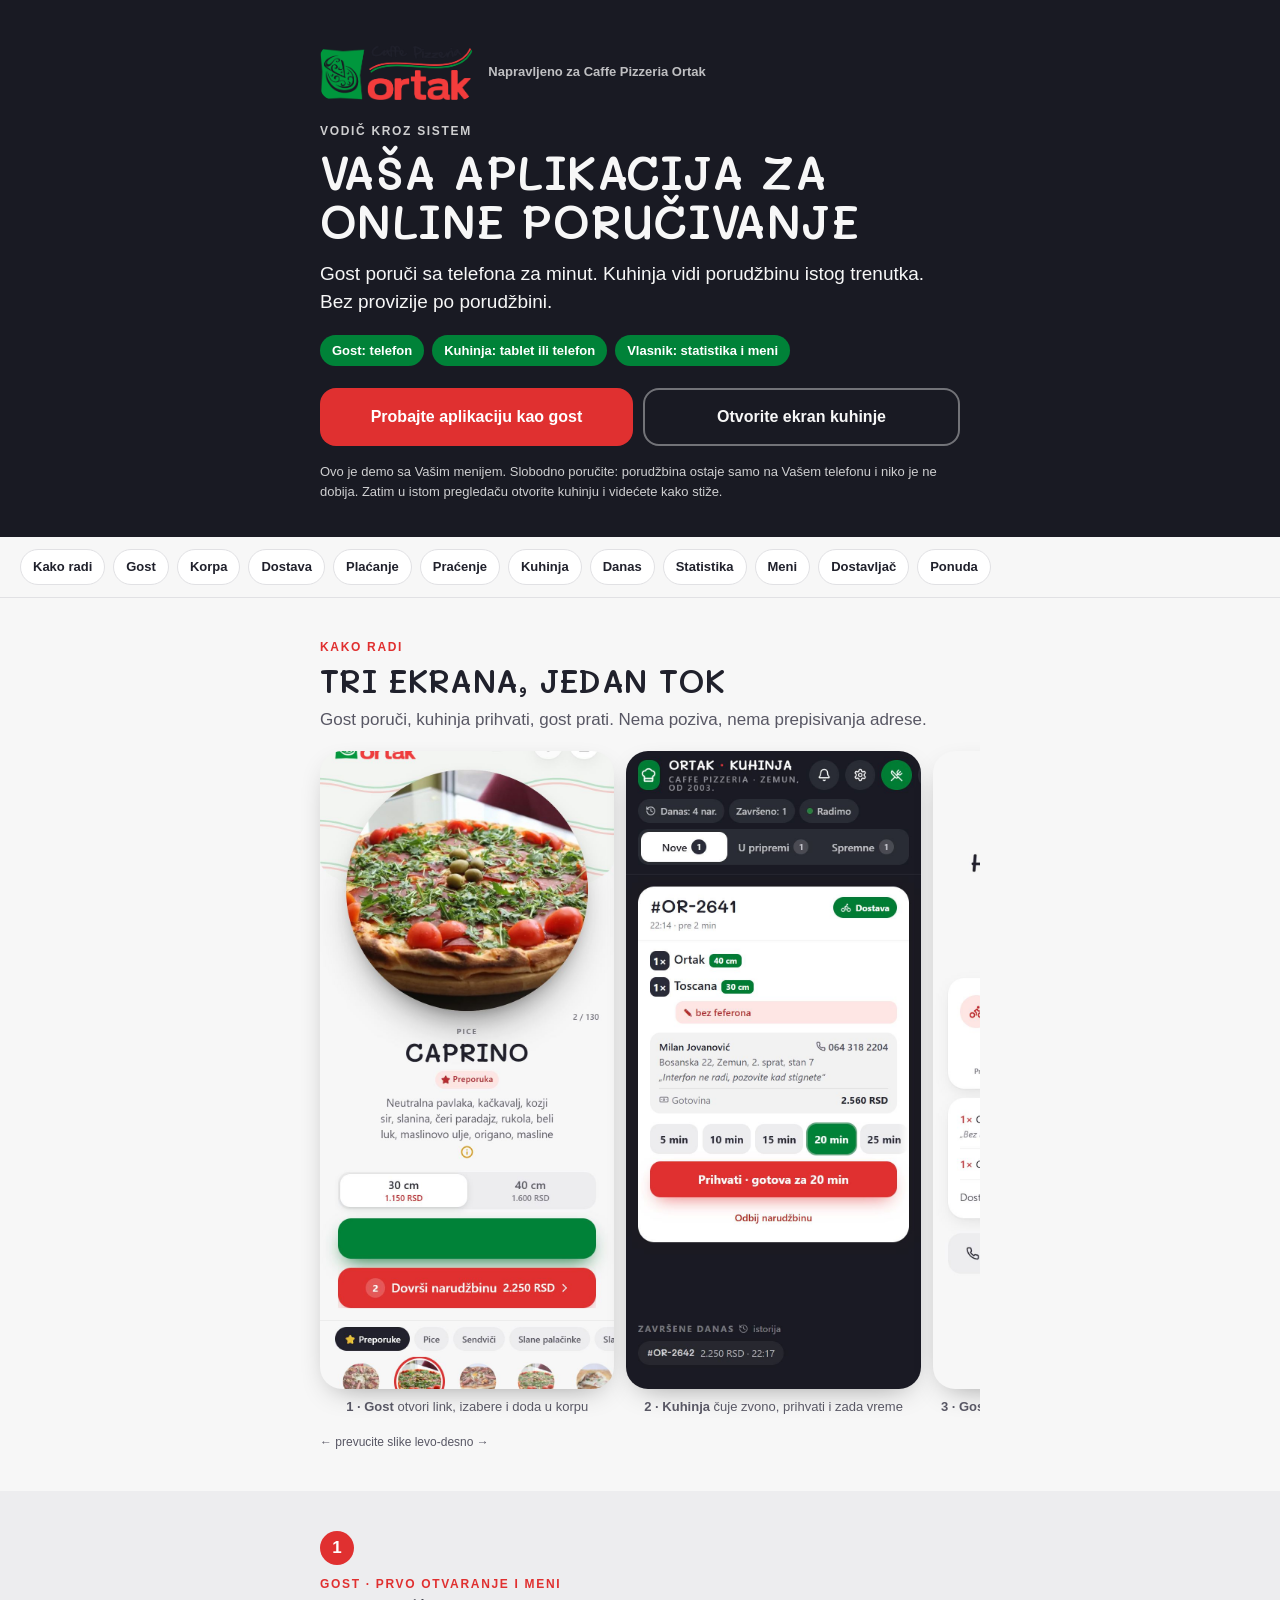
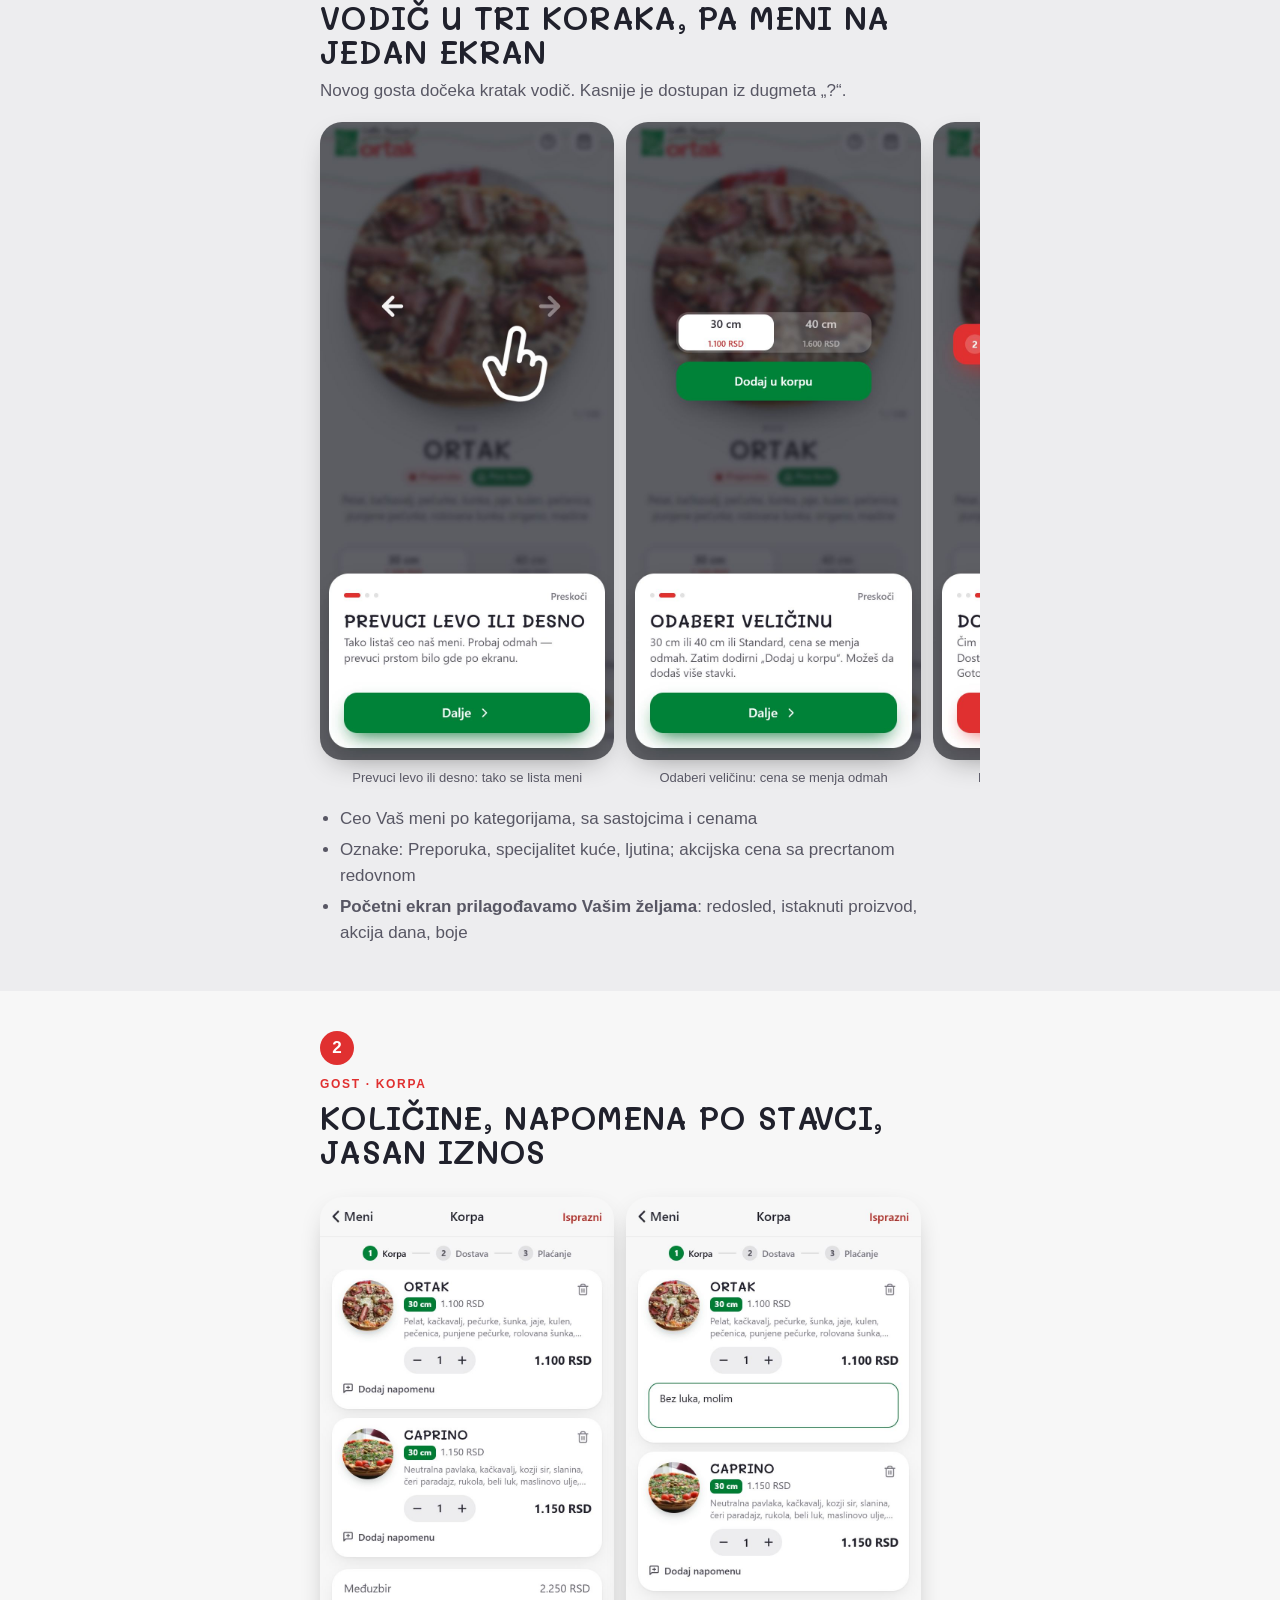
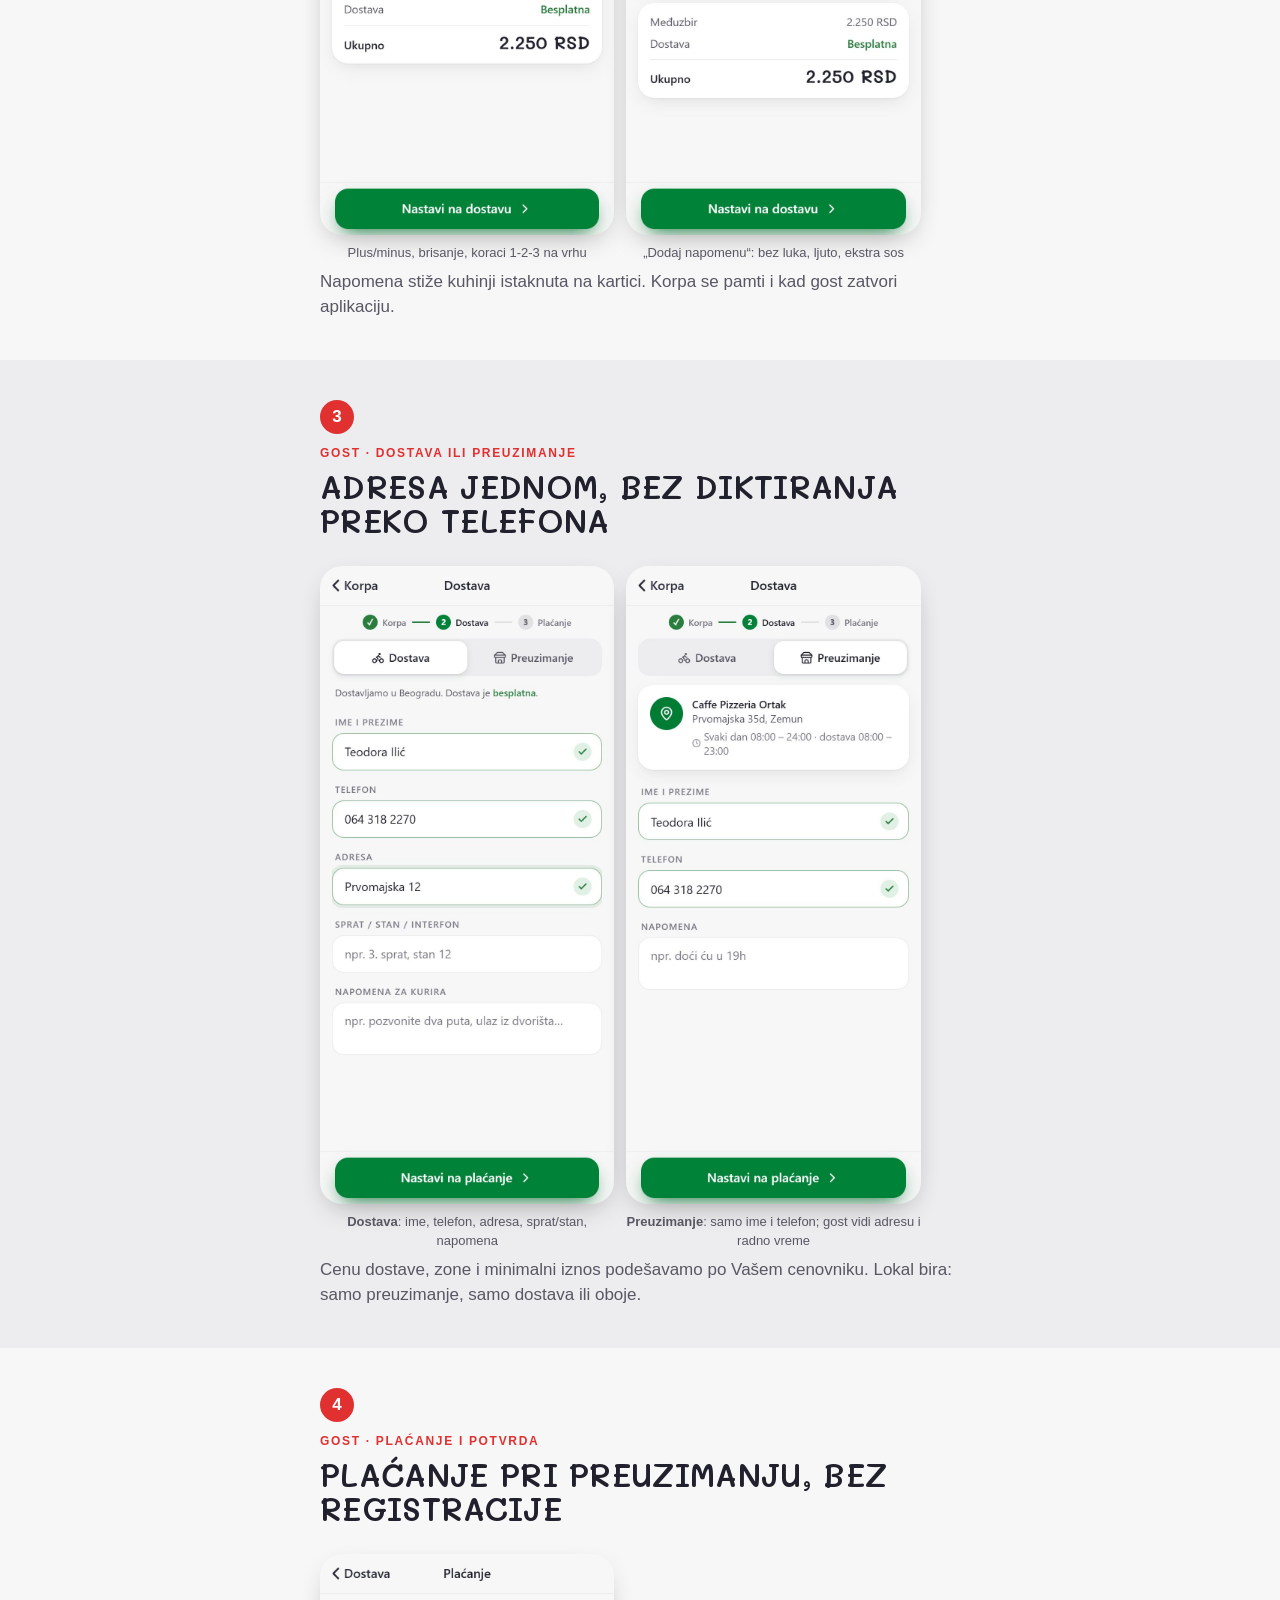
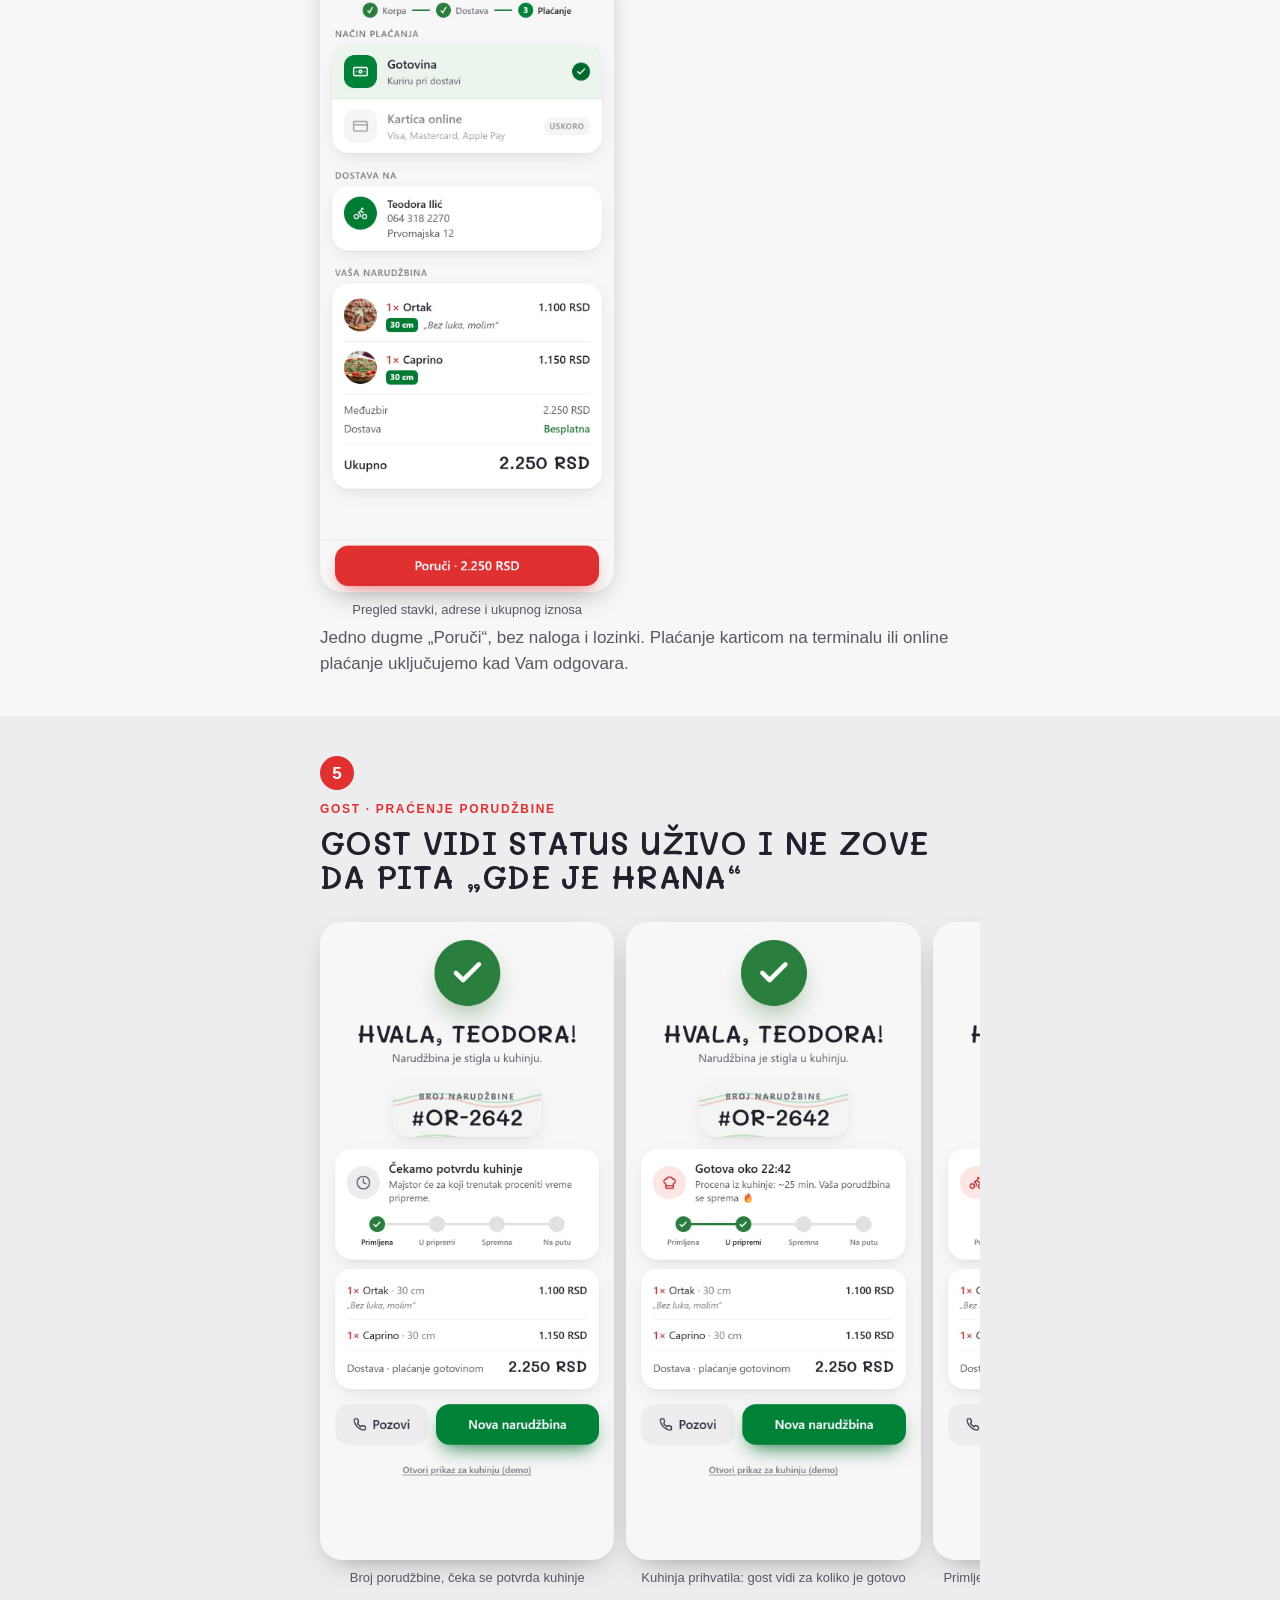
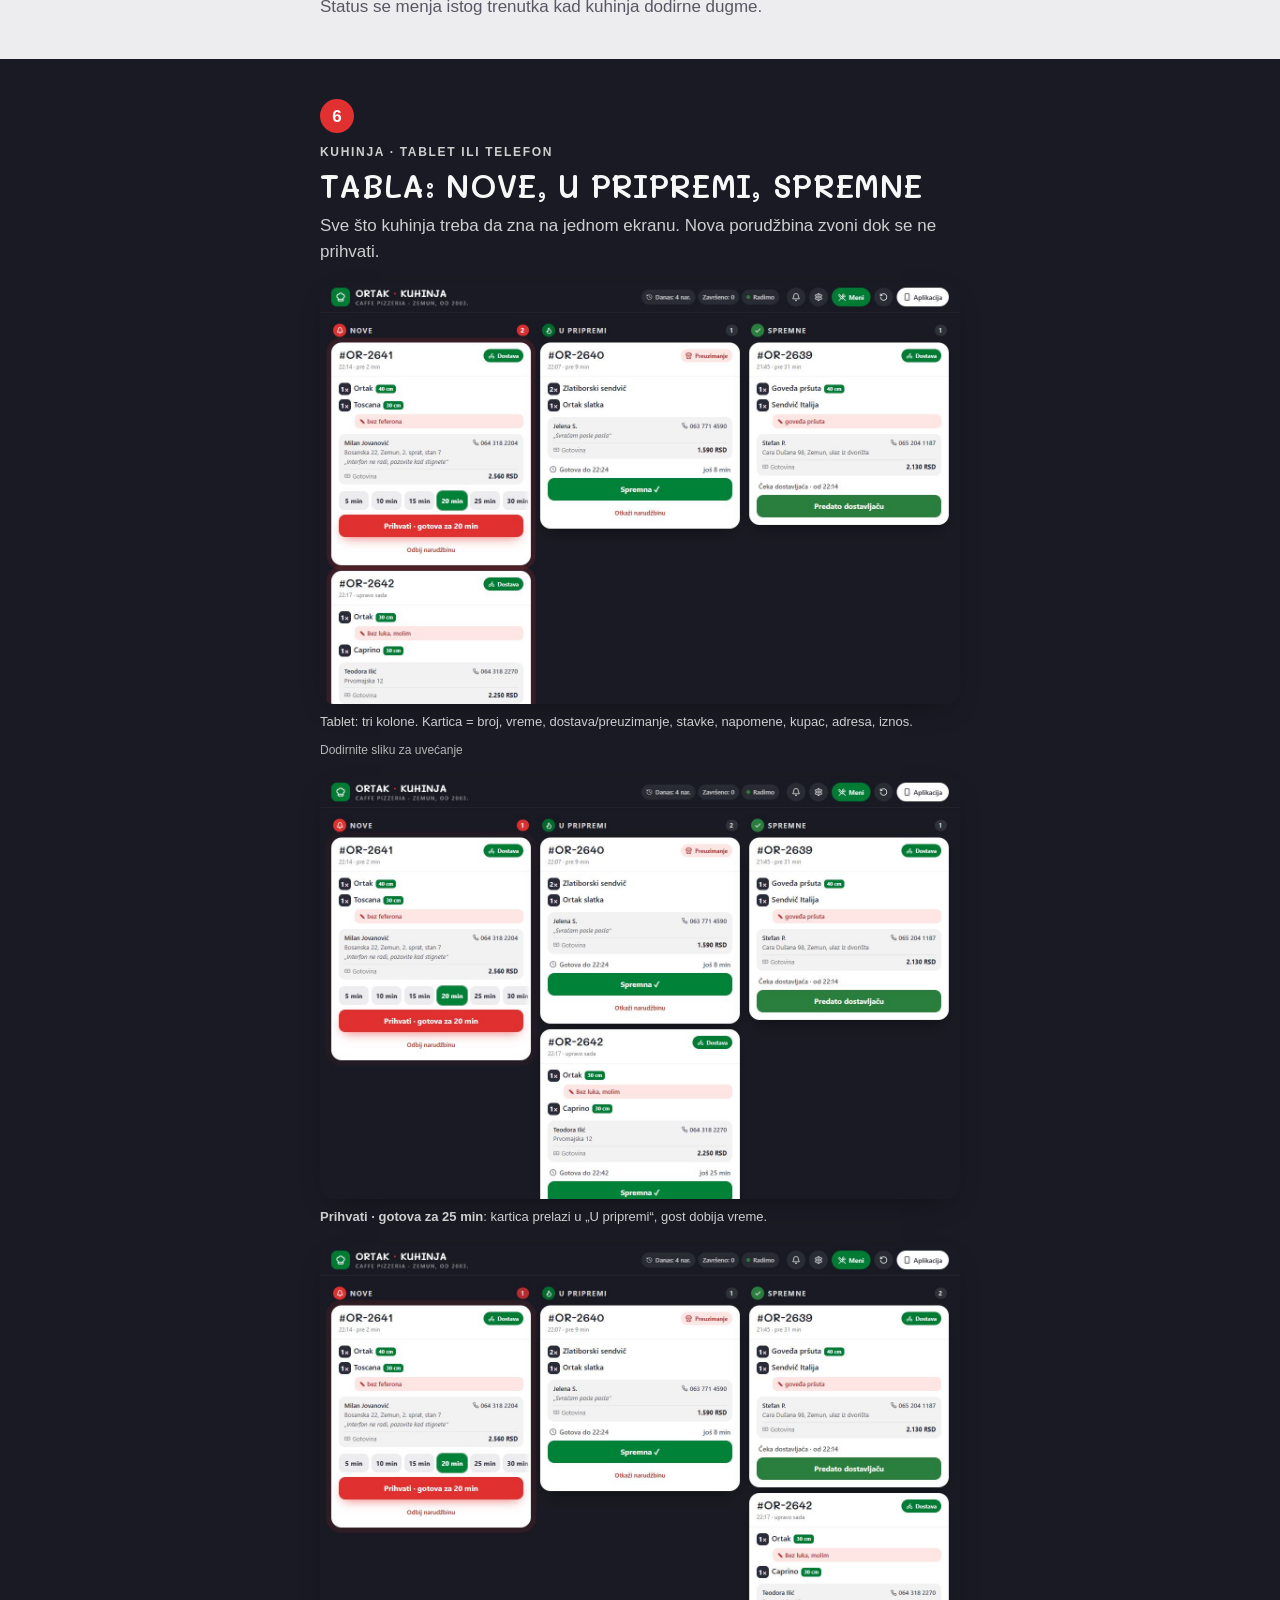
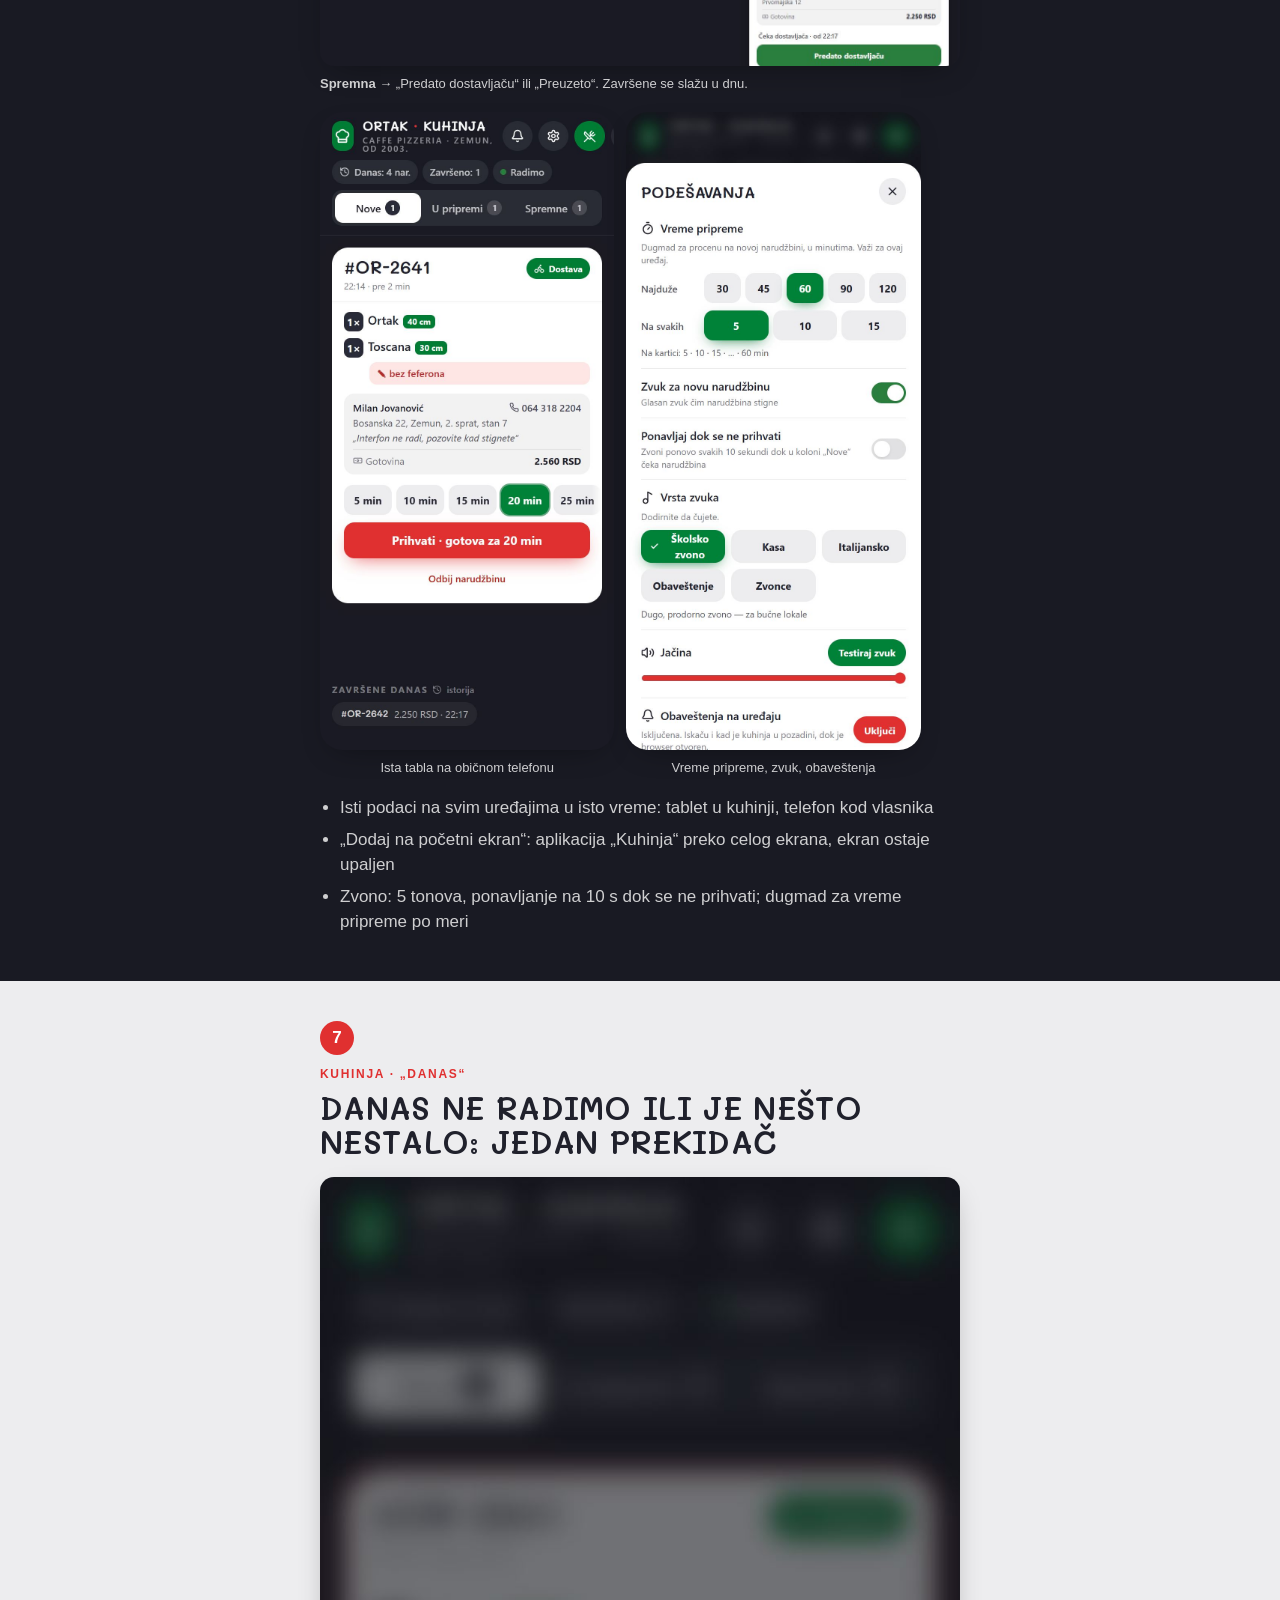
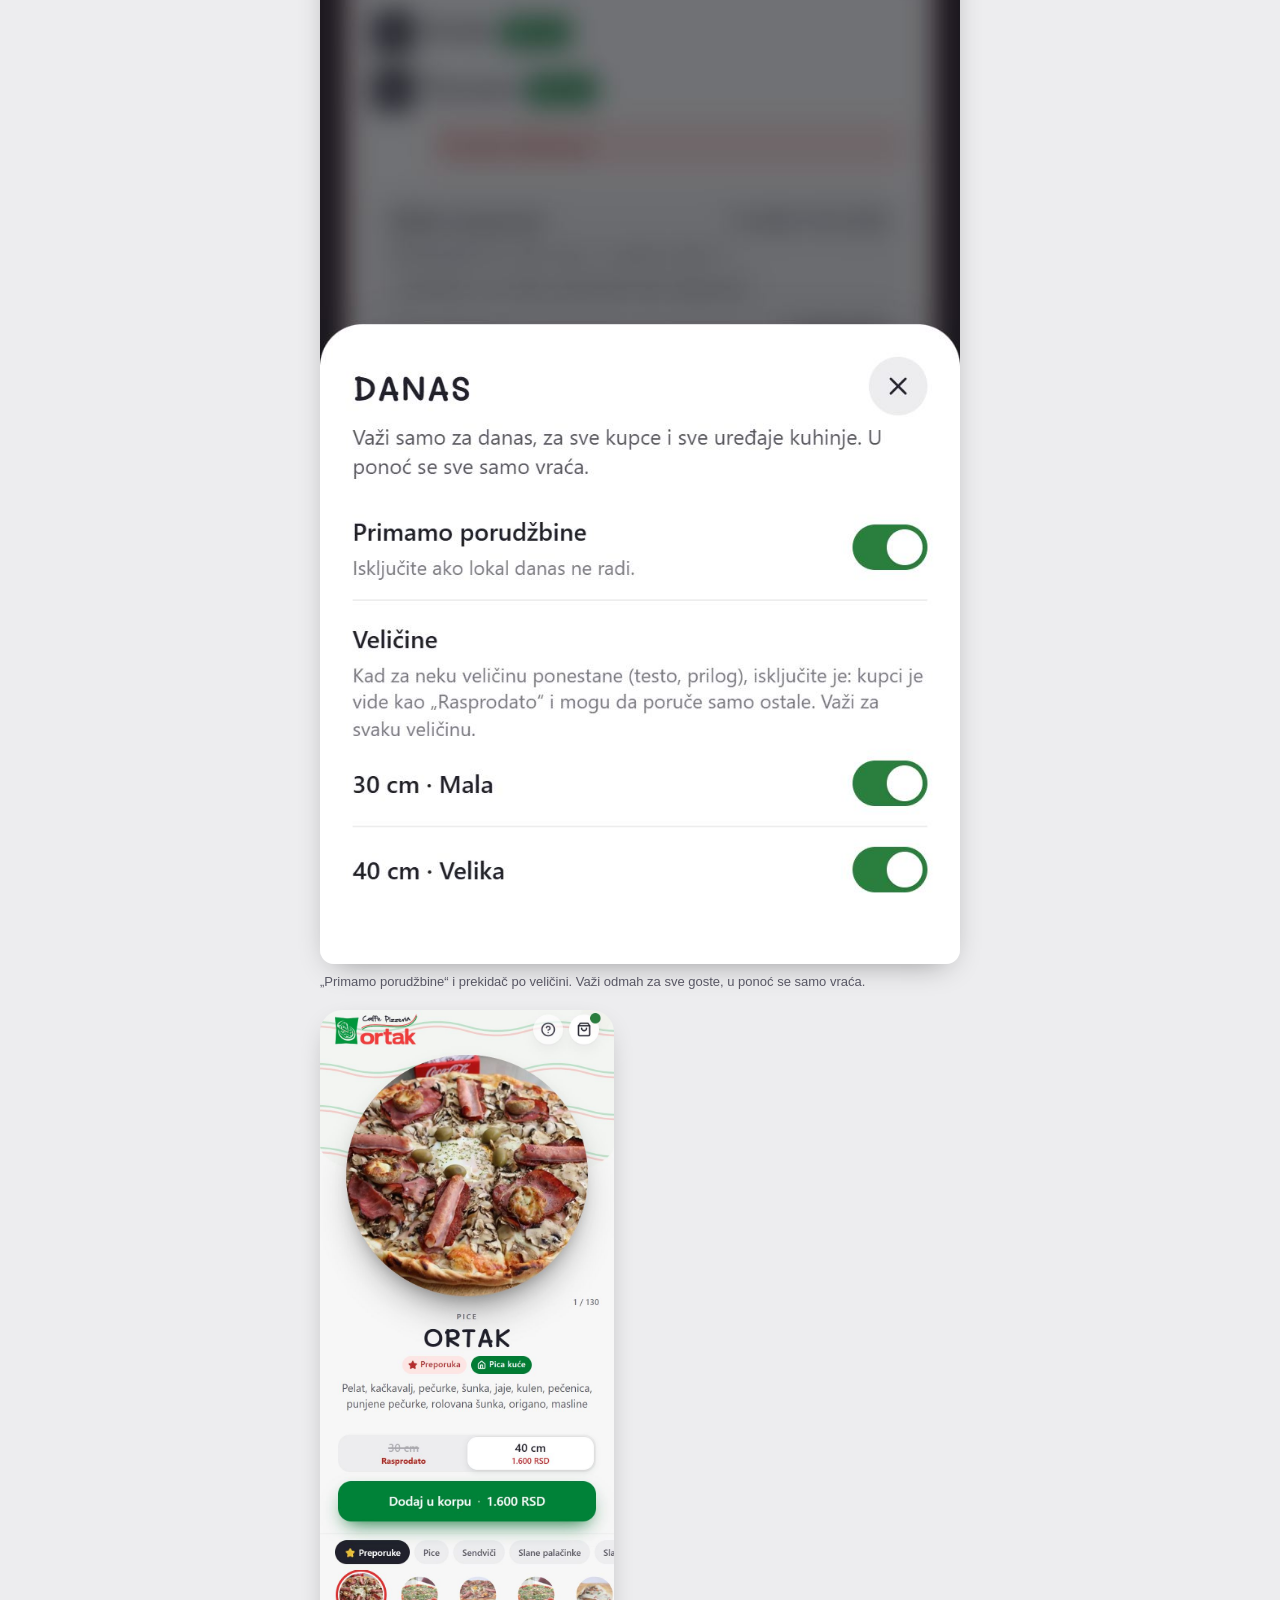
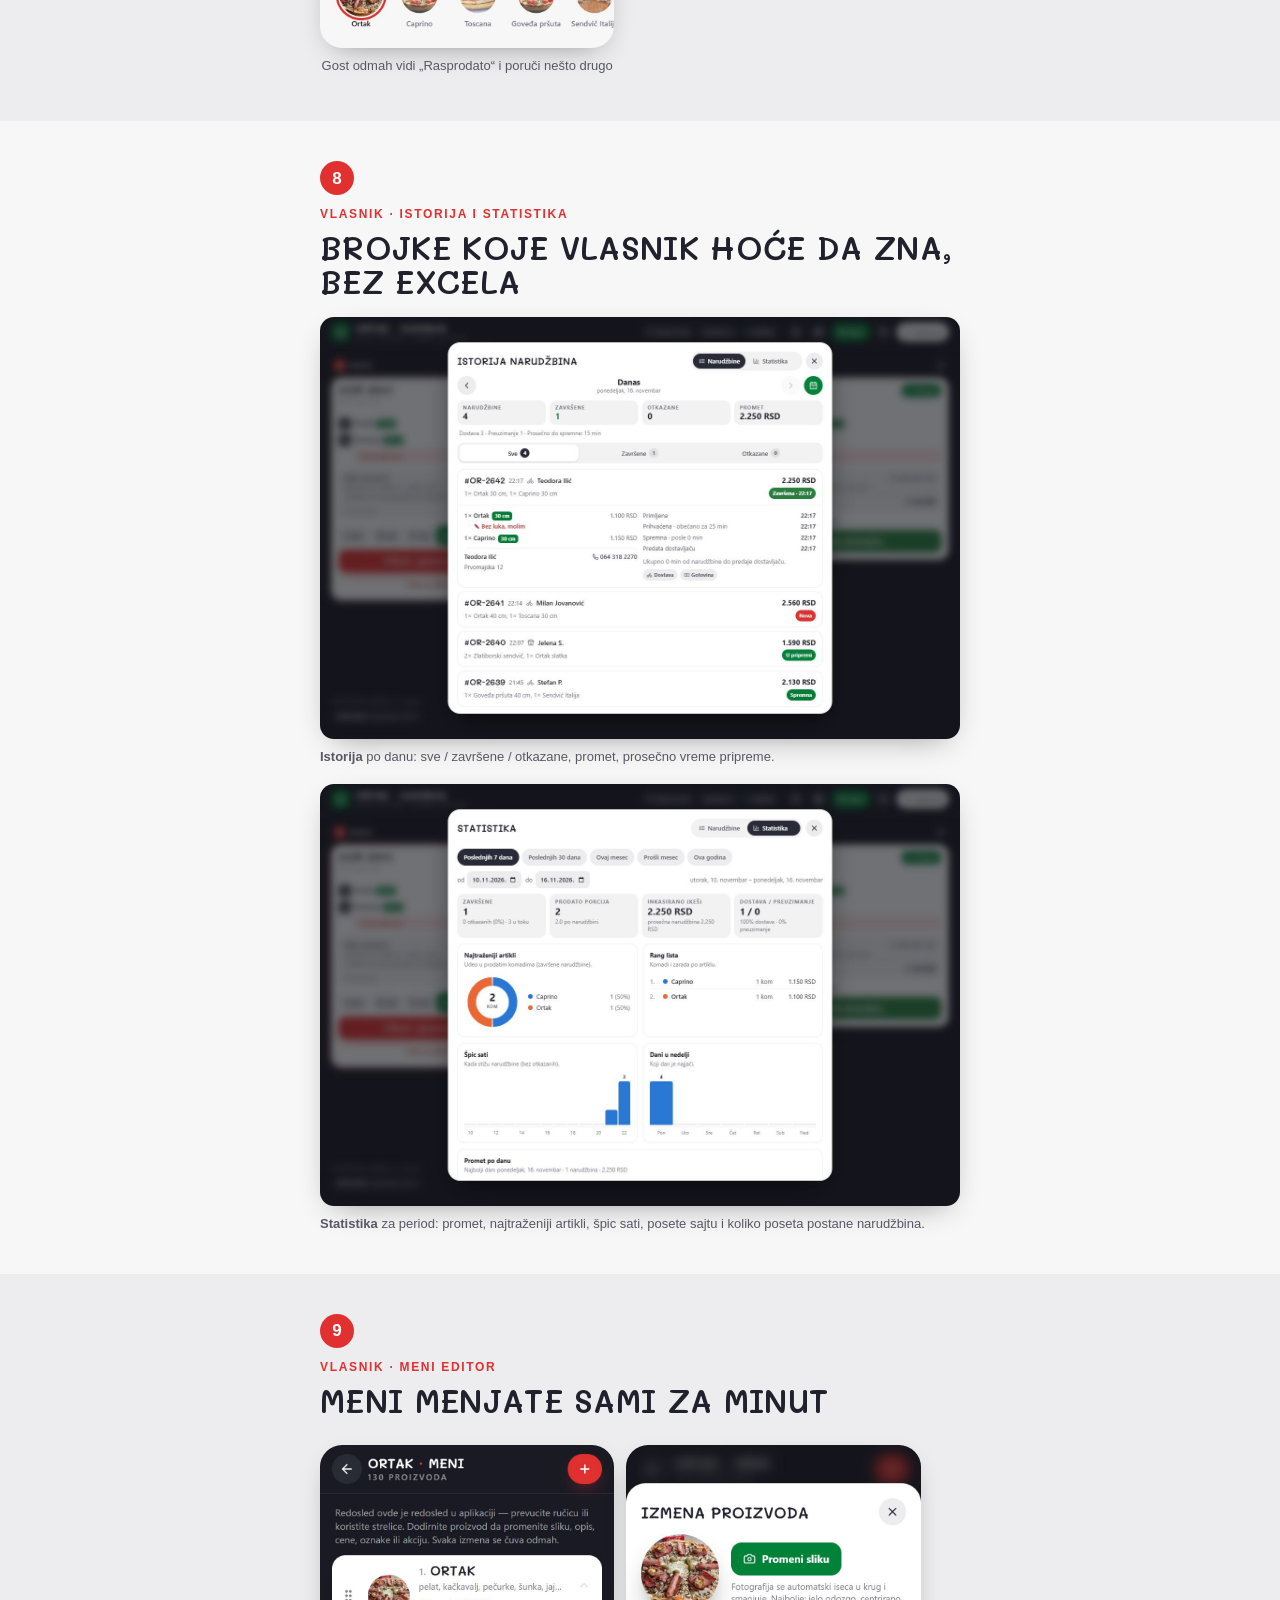
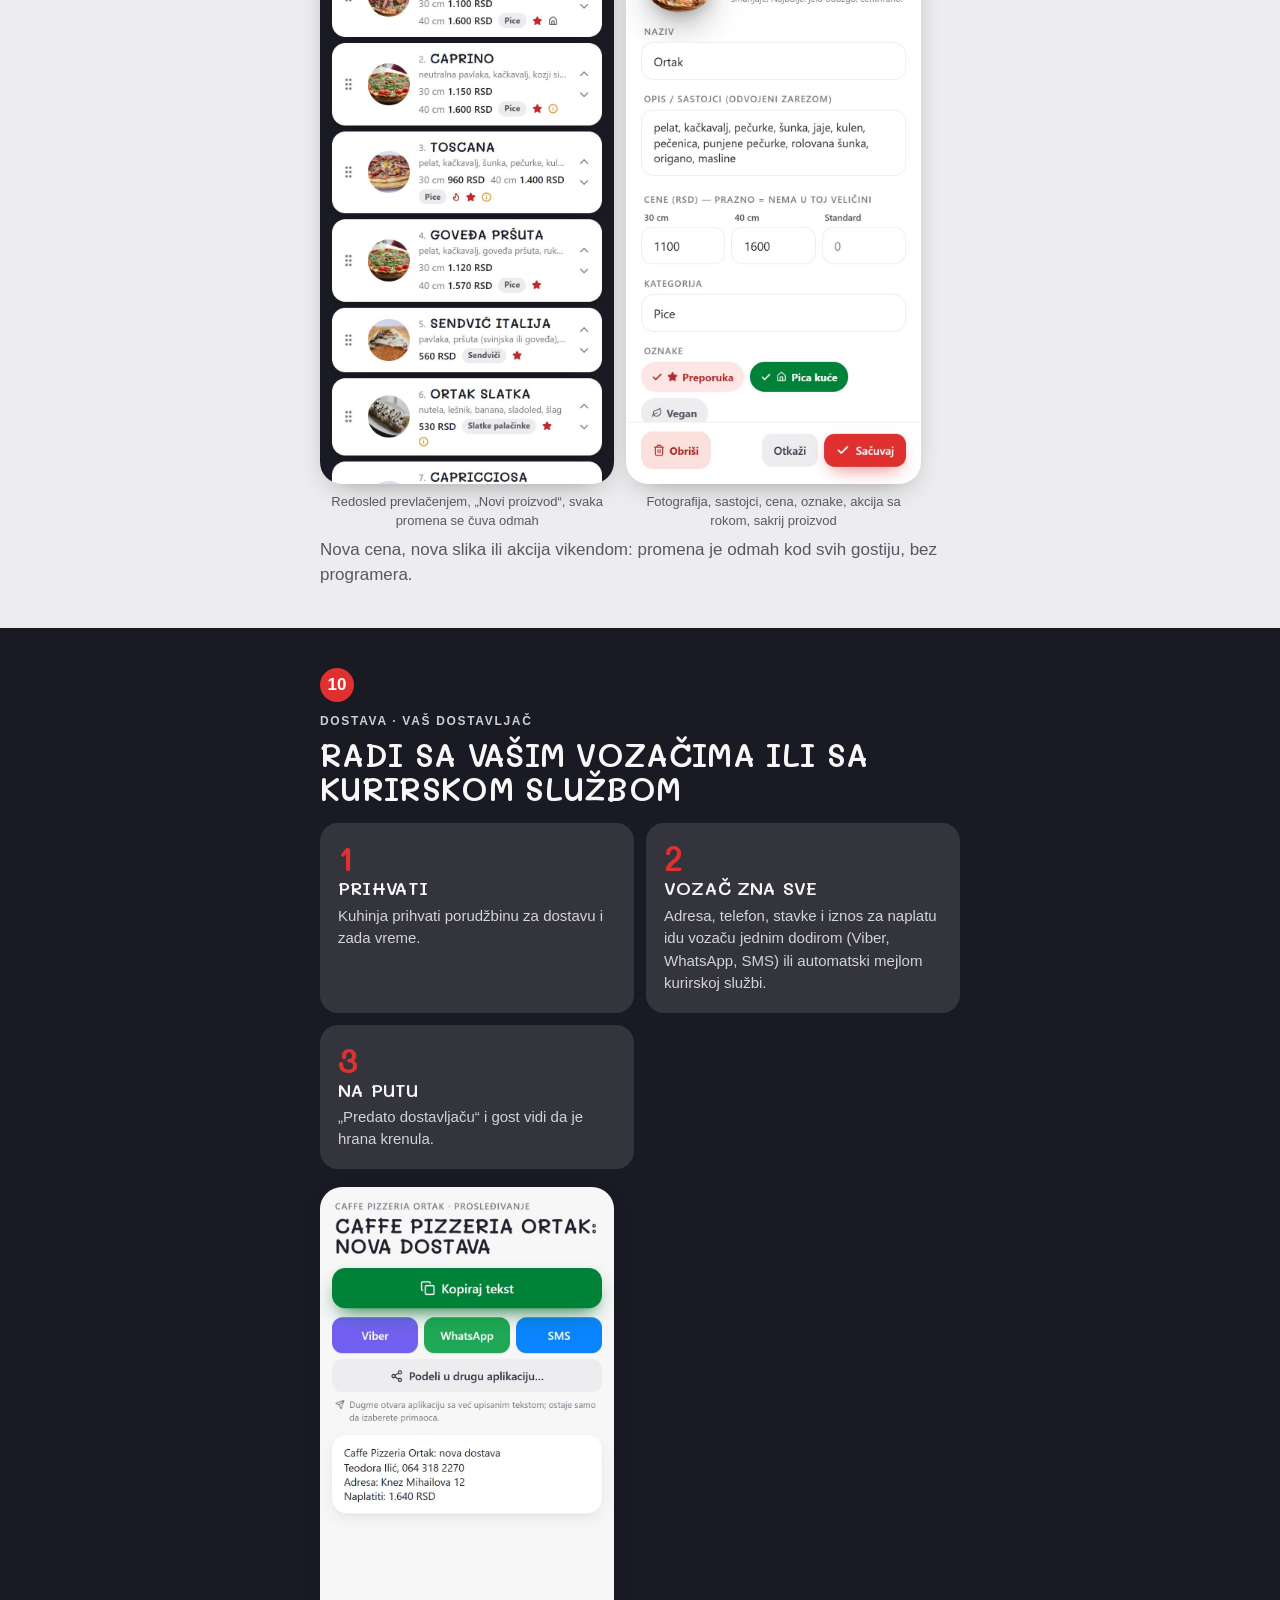
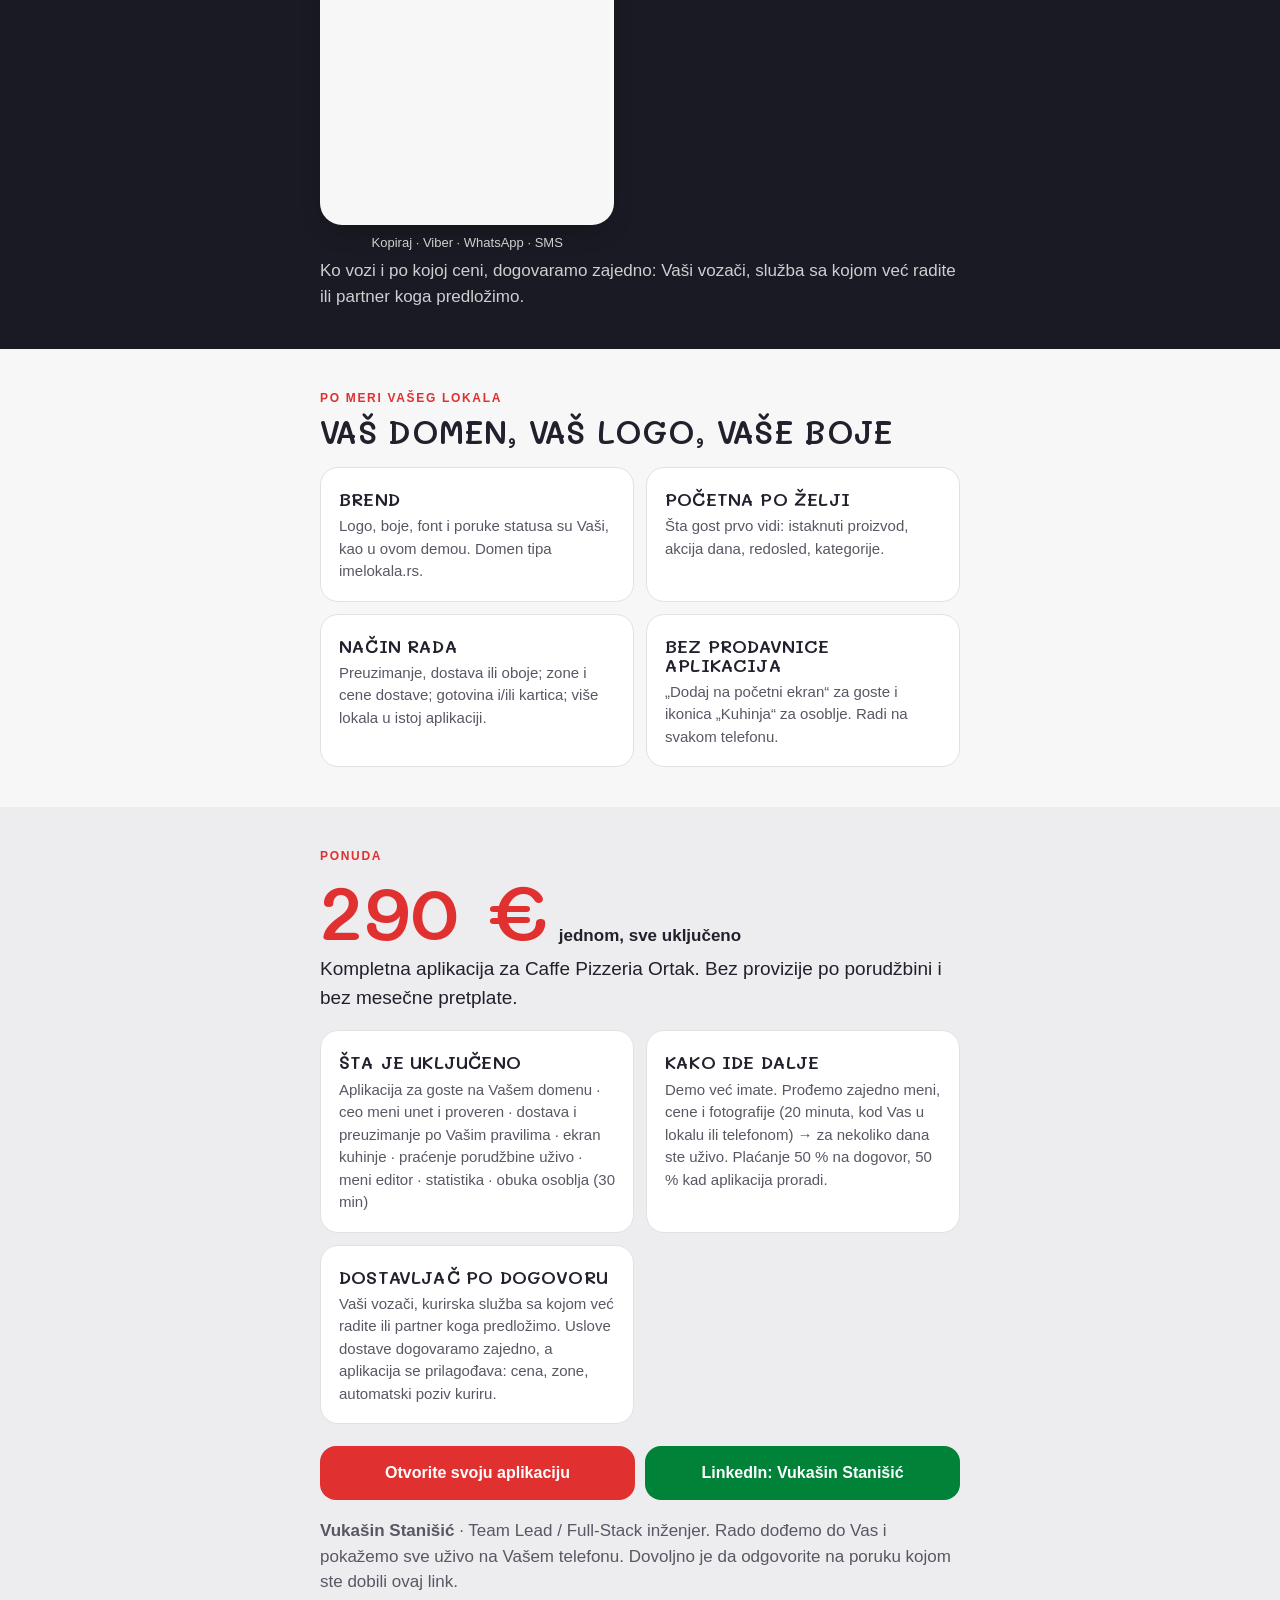
<file: vodic/index.html>
<!DOCTYPE html>
<html lang="sr">
<head>
<meta charset="utf-8">
<meta name="viewport" content="width=device-width, initial-scale=1">
<title>Caffe Pizzeria Ortak · vodič kroz aplikaciju</title>
<meta name="description" content="Kako radi aplikacija za online poručivanje napravljena za Caffe Pizzeria Ortak: gost, kuhinja, vlasnik.">
<meta name="theme-color" content="#191A23">
<link rel="icon" href="../favicon.png">
<meta property="og:title" content="Caffe Pizzeria Ortak · Vaša aplikacija za poručivanje">
<meta property="og:description" content="Vodič kroz sistem: kako gost poručuje, kako kuhinja prima porudžbine i šta vlasnik vidi.">
<meta property="og:image" content="https://vukasin00.github.io/ortak-zemun/icon-512.png">
<style>
/* self-hosted display font (latin + latin-ext for Serbian diacritics); ../ is filled in by vite.config.ts */
@font-face {
  font-family: 'Mali';
  font-style: normal;
  font-weight: 600;
  font-display: swap;
  src: url(../fonts/mali-600-latin-ext.woff2) format('woff2');
  unicode-range: U+0100-02BA, U+02BD-02C5, U+02C7-02CC, U+02CE-02D7, U+02DD-02FF, U+0304, U+0308, U+0329, U+1D00-1DBF, U+1E00-1E9F, U+1EF2-1EFF, U+2020, U+20A0-20AB, U+20AD-20C4, U+2113, U+2C60-2C7F, U+A720-A7FF;
}
@font-face {
  font-family: 'Mali';
  font-style: normal;
  font-weight: 600;
  font-display: swap;
  src: url(../fonts/mali-600-latin.woff2) format('woff2');
  unicode-range: U+0000-00FF, U+0131, U+0152-0153, U+02BB-02BC, U+02C6, U+02DA, U+02DC, U+0304, U+0308, U+0329, U+2000-206F, U+20AC, U+2122, U+2191, U+2193, U+2212, U+2215, U+FEFF, U+FFFD;
}

  :root{--bg:#F7F7F7;--card:#FFFFFF;--inset:#EDEDEF;--line:#E1E1E4;--primary:#008238;--on-primary:#FFFFFF;--dark:#191A23;--dark2:#20212C;--cta:#E03030;--ink:#20212C;--ink2:#585764;--display:"Mali", "Comic Sans MS", "Segoe Print", sans-serif}
  *{box-sizing:border-box;margin:0;padding:0}
  html{scroll-behavior:smooth;-webkit-text-size-adjust:100%}
  body{font-family:-apple-system,BlinkMacSystemFont,"Segoe UI",Roboto,Inter,Arial,sans-serif;background:var(--bg);color:var(--ink);line-height:1.5;font-size:17px}
  .wrap{max-width:680px;margin:0 auto;padding:0 20px}
  h1,h2,h3,.big{font-family:var(--display);font-weight:600;letter-spacing:0.01em;text-transform:uppercase;line-height:1.06}
  h1{font-size:clamp(29px,7.6vw,46px)}
  h2{font-size:clamp(22px,5.6vw,32px);margin-bottom:10px}
  h3{font-size:18px}
  p{color:var(--ink2)}
  .eyebrow{font-size:12px;font-weight:700;letter-spacing:.14em;text-transform:uppercase;color:var(--cta);margin-bottom:8px}
  .lead{font-size:19px;color:var(--ink)}
  .dark{background:var(--dark);color:var(--bg)}
  .dark p,.dark li{color:var(--bg);opacity:.82}
  .dark .lead{color:var(--bg);opacity:1}
  .alt{background:var(--inset)}
  section{padding:40px 0}
  header.hero{padding:44px 0 36px}
  .brand{display:flex;align-items:center;gap:14px;margin-bottom:22px}
  .brand img{height:56px;width:auto;max-width:200px;object-fit:contain;border-radius:14px}
  .brand span{font-size:13px;font-weight:600;opacity:.75}
  .pills{display:flex;flex-wrap:wrap;gap:8px;margin-top:18px}
  .pill{background:var(--primary);color:var(--on-primary);border-radius:999px;padding:6px 12px;font-size:13px;font-weight:600}
  .btns{display:flex;flex-direction:column;gap:10px;margin-top:22px}
  .btn{display:flex;align-items:center;justify-content:center;gap:8px;padding:15px 18px;border-radius:16px;font-weight:700;text-decoration:none;font-size:16px;text-align:center}
  .btn-cta{background:var(--cta);color:#fff}
  .btn-primary{background:var(--primary);color:var(--on-primary)}
  .btn-ghost{background:transparent;color:var(--bg);border:2px solid color-mix(in srgb,var(--bg) 40%,transparent)}
  .small{font-size:13px}
  .toc{display:flex;gap:8px;overflow-x:auto;padding:12px 20px;scrollbar-width:none;background:var(--bg);position:sticky;top:0;z-index:5;border-bottom:1px solid var(--line)}
  .toc::-webkit-scrollbar{display:none}
  .toc a{white-space:nowrap;background:var(--card);border:1px solid var(--line);border-radius:999px;padding:7px 12px;font-size:13px;font-weight:600;color:var(--ink);text-decoration:none}
  .num{display:inline-flex;align-items:center;justify-content:center;width:34px;height:34px;border-radius:50%;background:var(--cta);color:#fff;font-weight:800;font-size:17px;margin-bottom:10px}
  ul{padding-left:20px;margin:12px 0 0}
  li{color:var(--ink2);margin-bottom:6px}
  b{font-weight:700;color:inherit}
  .strip{display:flex;gap:12px;overflow-x:auto;scroll-snap-type:x mandatory;padding:18px 20px 6px;margin:0 -20px;scrollbar-width:none;-webkit-overflow-scrolling:touch}
  .strip::-webkit-scrollbar{display:none}
  .shot{flex:0 0 72%;max-width:300px;scroll-snap-align:center}
  .shot img{width:100%;height:auto;border-radius:22px;display:block;background:var(--dark2);box-shadow:0 10px 30px -14px rgba(0,0,0,.45)}
  .shot p{font-size:13px;margin-top:8px;text-align:center}
  .tab{margin-top:18px}
  .tab img{width:100%;height:auto;border-radius:14px;display:block;cursor:zoom-in;box-shadow:0 10px 30px -14px rgba(0,0,0,.45)}
  .tab p{font-size:13px;margin-top:8px}
  .hint{font-size:12px;color:var(--ink2);margin-top:10px}
  .dark .hint{color:var(--bg);opacity:.7}
  .steps,.cards{display:grid;gap:12px;margin-top:18px}
  .step{background:var(--inset);border-radius:18px;padding:18px}
  .dark .step{background:color-mix(in srgb,var(--bg) 12%,var(--dark))}
  .step .big{font-size:34px;color:var(--cta);line-height:1}
  .step h3,.card h3{margin:4px 0 6px}
  .step p,.card p{font-size:15px}
  .card{background:var(--card);border-radius:18px;padding:18px;border:1px solid var(--line)}
  .price{display:flex;align-items:baseline;gap:10px;flex-wrap:wrap}
  .price .big{font-size:76px;color:var(--cta);line-height:1}
  a{color:var(--cta)}
  footer{padding:30px 0 60px;font-size:13px;color:var(--ink2)}
  .lb{position:fixed;inset:0;background:rgba(10,10,10,.96);display:none;z-index:50;overflow:auto;-webkit-overflow-scrolling:touch}
  .lb.on{display:block}
  .lb img{display:block;width:auto;max-width:none;min-width:100%;margin:0 auto}
  .lb .close{position:fixed;top:14px;right:14px;background:#fff;color:#111;border:0;border-radius:999px;padding:10px 16px;font-weight:700;font-size:15px;z-index:51}
  @media (min-width:700px){.steps,.cards{grid-template-columns:1fr 1fr}.btns{flex-direction:row}.btn{flex:1}.shot{flex-basis:46%}}
</style>
</head>
<body>

<header class="hero dark">
  <div class="wrap">
    <div class="brand"><img src="../logo.png" alt="Caffe Pizzeria Ortak"><span>Napravljeno za Caffe Pizzeria Ortak</span></div>
    <p class="eyebrow">Vodič kroz sistem</p>
    <h1>Vaša aplikacija za online poručivanje</h1>
    <p class="lead" style="margin-top:14px">Gost poruči sa telefona za minut. Kuhinja vidi porudžbinu istog trenutka. Bez provizije po porudžbini.</p>
    <div class="pills"><span class="pill">Gost: telefon</span><span class="pill">Kuhinja: tablet ili telefon</span><span class="pill">Vlasnik: statistika i meni</span></div>
    <div class="btns">
      <a class="btn btn-cta" href="https://vukasin00.github.io/ortak-zemun/">Probajte aplikaciju kao gost</a>
      <a class="btn btn-ghost" href="https://vukasin00.github.io/ortak-zemun/kuhinja">Otvorite ekran kuhinje</a>
    </div>
    <p class="small" style="margin-top:16px">Ovo je demo sa Vašim menijem. Slobodno poručite: porudžbina ostaje samo na Vašem telefonu i niko je ne dobija. Zatim u istom pregledaču otvorite kuhinju i videćete kako stiže.</p>
  </div>
</header>

<nav class="toc">
  <a href="#kako">Kako radi</a><a href="#gost">Gost</a><a href="#korpa">Korpa</a><a href="#dostava">Dostava</a><a href="#placanje">Plaćanje</a><a href="#pracenje">Praćenje</a><a href="#kuhinja">Kuhinja</a><a href="#danas">Danas</a><a href="#statistika">Statistika</a><a href="#meni">Meni</a><a href="#kurir">Dostavljač</a><a href="#ponuda">Ponuda</a>
</nav>

<section id="kako">
  <div class="wrap">
    <p class="eyebrow">Kako radi</p>
    <h2>Tri ekrana, jedan tok</h2>
    <p>Gost poruči, kuhinja prihvati, gost prati. Nema poziva, nema prepisivanja adrese.</p>
    <div class="strip">
      <div class="shot"><img src="img/home-added.jpg" alt="Gost dodaje u korpu" loading="lazy"><p><b>1 · Gost</b> otvori link, izabere i doda u korpu</p></div>
      <div class="shot"><img src="img/kuhinja-tel.jpg" alt="Kuhinja na telefonu" loading="lazy"><p><b>2 · Kuhinja</b> čuje zvono, prihvati i zada vreme</p></div>
      <div class="shot"><img src="img/status2.jpg" alt="Gost prati status" loading="lazy"><p><b>3 · Gost</b> uživo vidi: u pripremi, spremna, na putu</p></div>
    </div>
    <p class="hint">← prevucite slike levo-desno →</p>
  </div>
</section>

<section id="gost" class="alt">
  <div class="wrap">
    <span class="num">1</span>
    <p class="eyebrow">Gost · prvo otvaranje i meni</p>
    <h2>Vodič u tri koraka, pa meni na jedan ekran</h2>
    <p>Novog gosta dočeka kratak vodič. Kasnije je dostupan iz dugmeta „?“.</p>
    <div class="strip">
      <div class="shot"><img src="img/tut1.jpg" alt="Vodič korak 1" loading="lazy"><p>Prevuci levo ili desno: tako se lista meni</p></div>
      <div class="shot"><img src="img/tut2.jpg" alt="Vodič korak 2" loading="lazy"><p>Odaberi veličinu: cena se menja odmah</p></div>
      <div class="shot"><img src="img/tut3.jpg" alt="Vodič korak 3" loading="lazy"><p>Dovrši narudžbinu: gotovo za minut</p></div>
      <div class="shot"><img src="img/home.jpg" alt="Početni ekran" loading="lazy"><p>Jedan proizvod po ekranu, velika fotografija</p></div>
      <div class="shot"><img src="img/home-added.jpg" alt="Dodato u korpu" loading="lazy"><p>Brojač na korpi i dugme sa iznosom</p></div>
    </div>
    <ul>
      <li>Ceo Vaš meni po kategorijama, sa sastojcima i cenama</li>
      <li>Oznake: Preporuka, specijalitet kuće, ljutina; akcijska cena sa precrtanom redovnom</li>
      <li><b>Početni ekran prilagođavamo Vašim željama</b>: redosled, istaknuti proizvod, akcija dana, boje</li>
    </ul>
  </div>
</section>

<section id="korpa">
  <div class="wrap">
    <span class="num">2</span>
    <p class="eyebrow">Gost · korpa</p>
    <h2>Količine, napomena po stavci, jasan iznos</h2>
    <div class="strip">
      <div class="shot"><img src="img/korpa.jpg" alt="Korpa" loading="lazy"><p>Plus/minus, brisanje, koraci 1-2-3 na vrhu</p></div>
      <div class="shot"><img src="img/korpa-note.jpg" alt="Napomena" loading="lazy"><p>„Dodaj napomenu“: bez luka, ljuto, ekstra sos</p></div>
    </div>
    <p>Napomena stiže kuhinji istaknuta na kartici. Korpa se pamti i kad gost zatvori aplikaciju.</p>
  </div>
</section>

<section id="dostava" class="alt">
  <div class="wrap">
    <span class="num">3</span>
    <p class="eyebrow">Gost · dostava ili preuzimanje</p>
    <h2>Adresa jednom, bez diktiranja preko telefona</h2>
    <div class="strip">
      <div class="shot"><img src="img/dostava-full.jpg" alt="Forma za dostavu" loading="lazy"><p><b>Dostava</b>: ime, telefon, adresa, sprat/stan, napomena</p></div>
      <div class="shot"><img src="img/preuzimanje.jpg" alt="Preuzimanje" loading="lazy"><p><b>Preuzimanje</b>: samo ime i telefon; gost vidi adresu i radno vreme</p></div>
    </div>
    <p>Cenu dostave, zone i minimalni iznos podešavamo po Vašem cenovniku. Lokal bira: samo preuzimanje, samo dostava ili oboje.</p>
  </div>
</section>

<section id="placanje">
  <div class="wrap">
    <span class="num">4</span>
    <p class="eyebrow">Gost · plaćanje i potvrda</p>
    <h2>Plaćanje pri preuzimanju, bez registracije</h2>
    <div class="strip">
      <div class="shot"><img src="img/placanje.jpg" alt="Plaćanje" loading="lazy"><p>Pregled stavki, adrese i ukupnog iznosa</p></div>
    </div>
    <p>Jedno dugme „Poruči“, bez naloga i lozinki. Plaćanje karticom na terminalu ili online plaćanje uključujemo kad Vam odgovara.</p>
  </div>
</section>

<section id="pracenje" class="alt">
  <div class="wrap">
    <span class="num">5</span>
    <p class="eyebrow">Gost · praćenje porudžbine</p>
    <h2>Gost vidi status uživo i ne zove da pita „gde je hrana“</h2>
    <div class="strip">
      <div class="shot"><img src="img/status1.jpg" alt="Status primljena" loading="lazy"><p>Broj porudžbine, čeka se potvrda kuhinje</p></div>
      <div class="shot"><img src="img/status-priprema.jpg" alt="Status u pripremi" loading="lazy"><p>Kuhinja prihvatila: gost vidi za koliko je gotovo</p></div>
      <div class="shot"><img src="img/status2.jpg" alt="Status na putu" loading="lazy"><p>Primljena → U pripremi → Spremna → Na putu</p></div>
    </div>
    <p>Status se menja istog trenutka kad kuhinja dodirne dugme.</p>
  </div>
</section>

<section id="kuhinja" class="dark">
  <div class="wrap">
    <span class="num">6</span>
    <p class="eyebrow">Kuhinja · tablet ili telefon</p>
    <h2>Tabla: Nove, U pripremi, Spremne</h2>
    <p>Sve što kuhinja treba da zna na jednom ekranu. Nova porudžbina zvoni dok se ne prihvati.</p>
    <div class="tab"><img src="img/kuhinja-tablet.jpg" alt="Kuhinja na tabletu" data-zoom loading="lazy"><p>Tablet: tri kolone. Kartica = broj, vreme, dostava/preuzimanje, stavke, napomene, kupac, adresa, iznos.</p></div>
    <p class="hint">Dodirnite sliku za uvećanje</p>
    <div class="tab"><img src="img/kuhinja-prihvacena.jpg" alt="Prihvaćena porudžbina" data-zoom loading="lazy"><p><b>Prihvati · gotova za 25 min</b>: kartica prelazi u „U pripremi“, gost dobija vreme.</p></div>
    <div class="tab"><img src="img/kuhinja-ceka.jpg" alt="Spremna porudžbina" data-zoom loading="lazy"><p><b>Spremna</b> → „Predato dostavljaču“ ili „Preuzeto“. Završene se slažu u dnu.</p></div>
    <div class="strip">
      <div class="shot"><img src="img/kuhinja-tel.jpg" alt="Kuhinja na telefonu" loading="lazy"><p>Ista tabla na običnom telefonu</p></div>
      <div class="shot"><img src="img/podesavanja.jpg" alt="Podešavanja kuhinje" loading="lazy"><p>Vreme pripreme, zvuk, obaveštenja</p></div>
    </div>
    <ul>
      <li>Isti podaci na svim uređajima u isto vreme: tablet u kuhinji, telefon kod vlasnika</li>
      <li>„Dodaj na početni ekran“: aplikacija „Kuhinja“ preko celog ekrana, ekran ostaje upaljen</li>
      <li>Zvono: 5 tonova, ponavljanje na 10 s dok se ne prihvati; dugmad za vreme pripreme po meri</li>
    </ul>
  </div>
</section>

<section id="danas" class="alt">
  <div class="wrap">
    <span class="num">7</span>
    <p class="eyebrow">Kuhinja · „Danas“</p>
    <h2>Danas ne radimo ili je nešto nestalo: jedan prekidač</h2>
    <div class="tab"><img src="img/danas.jpg" alt="Panel Danas" data-zoom loading="lazy"><p>„Primamo porudžbine“ i prekidač po veličini. Važi odmah za sve goste, u ponoć se samo vraća.</p></div>
    <div class="strip"><div class="shot"><img src="img/rasprodato.jpg" alt="Rasprodato" loading="lazy"><p>Gost odmah vidi „Rasprodato“ i poruči nešto drugo</p></div></div>
  </div>
</section>

<section id="statistika">
  <div class="wrap">
    <span class="num">8</span>
    <p class="eyebrow">Vlasnik · istorija i statistika</p>
    <h2>Brojke koje vlasnik hoće da zna, bez Excela</h2>
    <div class="tab"><img src="img/istorija.jpg" alt="Istorija narudžbina" data-zoom loading="lazy"><p><b>Istorija</b> po danu: sve / završene / otkazane, promet, prosečno vreme pripreme.</p></div>
    <div class="tab"><img src="img/statistika.jpg" alt="Statistika" data-zoom loading="lazy"><p><b>Statistika</b> za period: promet, najtraženiji artikli, špic sati, posete sajtu i koliko poseta postane narudžbina.</p></div>
  </div>
</section>

<section id="meni" class="alt">
  <div class="wrap">
    <span class="num">9</span>
    <p class="eyebrow">Vlasnik · meni editor</p>
    <h2>Meni menjate sami za minut</h2>
    <div class="strip">
      <div class="shot"><img src="img/meni-lista.jpg" alt="Lista proizvoda" loading="lazy"><p>Redosled prevlačenjem, „Novi proizvod“, svaka promena se čuva odmah</p></div>
      <div class="shot"><img src="img/meni-izmena.jpg" alt="Izmena proizvoda" loading="lazy"><p>Fotografija, sastojci, cena, oznake, akcija sa rokom, sakrij proizvod</p></div>
    </div>
    <p>Nova cena, nova slika ili akcija vikendom: promena je odmah kod svih gostiju, bez programera.</p>
  </div>
</section>

<section id="kurir" class="dark">
  <div class="wrap">
    <span class="num">10</span>
    <p class="eyebrow">Dostava · Vaš dostavljač</p>
    <h2>Radi sa Vašim vozačima ili sa kurirskom službom</h2>
    <div class="steps">
      <div class="step"><div class="big">1</div><h3>Prihvati</h3><p>Kuhinja prihvati porudžbinu za dostavu i zada vreme.</p></div>
      <div class="step"><div class="big">2</div><h3>Vozač zna sve</h3><p>Adresa, telefon, stavke i iznos za naplatu idu vozaču jednim dodirom (Viber, WhatsApp, SMS) ili automatski mejlom kurirskoj službi.</p></div>
      <div class="step"><div class="big">3</div><h3>Na putu</h3><p>„Predato dostavljaču“ i gost vidi da je hrana krenula.</p></div>
    </div>
    <div class="strip"><div class="shot"><img src="img/prosledi.jpg" alt="Prosleđivanje vozaču" loading="lazy"><p>Kopiraj · Viber · WhatsApp · SMS</p></div></div>
    <p>Ko vozi i po kojoj ceni, dogovaramo zajedno: Vaši vozači, služba sa kojom već radite ili partner koga predložimo.</p>
  </div>
</section>

<section id="brend">
  <div class="wrap">
    <p class="eyebrow">Po meri Vašeg lokala</p>
    <h2>Vaš domen, Vaš logo, Vaše boje</h2>
    <div class="cards">
      <div class="card"><h3>Brend</h3><p>Logo, boje, font i poruke statusa su Vaši, kao u ovom demou. Domen tipa imelokala.rs.</p></div>
      <div class="card"><h3>Početna po želji</h3><p>Šta gost prvo vidi: istaknuti proizvod, akcija dana, redosled, kategorije.</p></div>
      <div class="card"><h3>Način rada</h3><p>Preuzimanje, dostava ili oboje; zone i cene dostave; gotovina i/ili kartica; više lokala u istoj aplikaciji.</p></div>
      <div class="card"><h3>Bez prodavnice aplikacija</h3><p>„Dodaj na početni ekran“ za goste i ikonica „Kuhinja“ za osoblje. Radi na svakom telefonu.</p></div>
    </div>
  </div>
</section>

<section id="ponuda" class="alt">
  <div class="wrap">
    <p class="eyebrow">Ponuda</p>
    <div class="price"><span class="big">290 €</span><span style="font-weight:700">jednom, sve uključeno</span></div>
    <p class="lead" style="margin-top:6px">Kompletna aplikacija za Caffe Pizzeria Ortak. Bez provizije po porudžbini i bez mesečne pretplate.</p>
    <div class="cards">
      <div class="card"><h3>Šta je uključeno</h3><p>Aplikacija za goste na Vašem domenu · ceo meni unet i proveren · dostava i preuzimanje po Vašim pravilima · ekran kuhinje · praćenje porudžbine uživo · meni editor · statistika · obuka osoblja (30 min)</p></div>
      <div class="card"><h3>Kako ide dalje</h3><p>Demo već imate. Prođemo zajedno meni, cene i fotografije (20 minuta, kod Vas u lokalu ili telefonom) → za nekoliko dana ste uživo. Plaćanje 50 % na dogovor, 50 % kad aplikacija proradi.</p></div>
      <div class="card"><h3>Dostavljač po dogovoru</h3><p>Vaši vozači, kurirska služba sa kojom već radite ili partner koga predložimo. Uslove dostave dogovaramo zajedno, a aplikacija se prilagođava: cena, zone, automatski poziv kuriru.</p></div>
    </div>
    <div class="btns">
      <a class="btn btn-cta" href="https://vukasin00.github.io/ortak-zemun/">Otvorite svoju aplikaciju</a>
      <a class="btn btn-primary" href="https://rs.linkedin.com/in/vukasin-stanisic">LinkedIn: Vukašin Stanišić</a>
    </div>
    <p style="margin-top:18px"><b>Vukašin Stanišić</b> · Team Lead / Full-Stack inženjer. Rado dođemo do Vas i pokažemo sve uživo na Vašem telefonu. Dovoljno je da odgovorite na poruku kojom ste dobili ovaj link.</p>
  </div>
</section>

<footer><div class="wrap">Snimci ekrana su iz aplikacije napravljene za Caffe Pizzeria Ortak; porudžbine na njima su probne.</div></footer>

<div class="lb" id="lb"><button class="close" type="button">Zatvori ✕</button><img alt=""></div>
<script>
(function(){
  var lb=document.getElementById('lb'),im=lb.querySelector('img');
  document.querySelectorAll('img[data-zoom]').forEach(function(el){
    el.addEventListener('click',function(){im.src=el.src;im.alt=el.alt;im.style.width=Math.max(window.innerWidth*1.8,1200)+'px';lb.classList.add('on');lb.scrollLeft=0;});
  });
  lb.querySelector('.close').addEventListener('click',function(){lb.classList.remove('on');im.src='';});
})();
</script>
</body>
</html>
</file>
